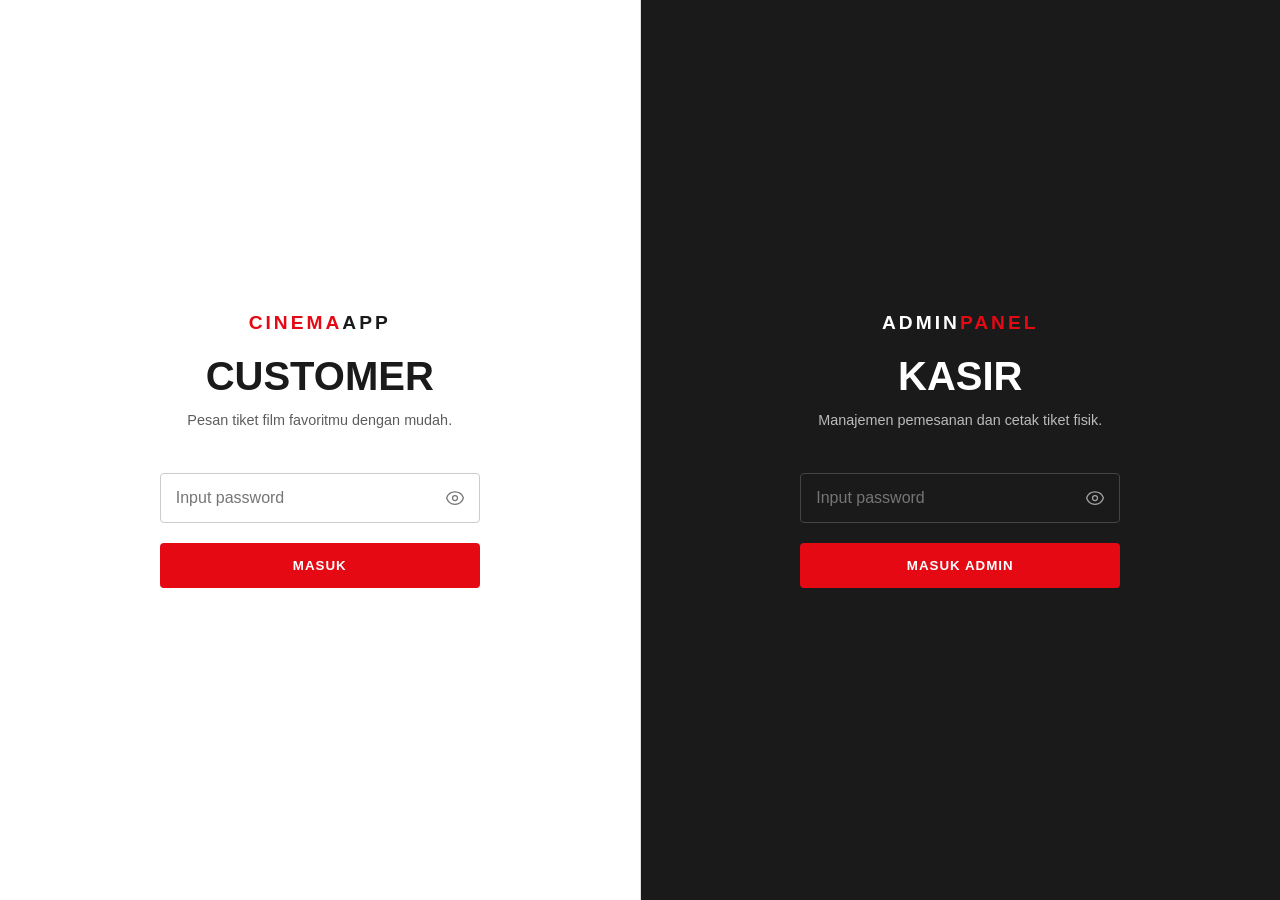
<file: index.html>
<!DOCTYPE html>
<html lang="id">
<head>
    <meta charset="UTF-8">
    <meta name="viewport" content="width=device-width, initial-scale=1.0">
    <title>Cinema Login | Salim Cinema</title>
    <link rel="stylesheet" href="style.css">
</head>
<body>

    <div class="container">
        <div class="split left">
            <div class="content">
                <div class="logo">
                    <span class="red-text">CINEMA</span><span>APP</span>
                </div>
                <h1>Customer</h1>
                <p>Pesan tiket film favoritmu dengan mudah.</p>
                
                <div class="login-box">
                    <div class="password-container">
                        <input type="password" id="customerPass" placeholder="Input password">
                        <svg class="eye-icon" id="eyeOpenCustomer" onclick="togglePass('customerPass', 'eyeOpenCustomer', 'eyeCloseCustomer')" xmlns="http://www.w3.org/2000/svg" fill="none" viewBox="0 0 24 24" stroke-width="1.5" stroke="currentColor">
                          <path stroke-linecap="round" stroke-linejoin="round" d="M2.036 12.322a1.012 1.012 0 0 1 0-.639C3.423 7.51 7.36 4.5 12 4.5c4.638 0 8.573 3.007 9.963 7.178.07.207.07.431 0 .639C20.577 16.49 16.64 19.5 12 19.5c-4.638 0-8.573-3.007-9.963-7.178Z" />
                          <path stroke-linecap="round" stroke-linejoin="round" d="M15 12a3 3 0 1 1-6 0 3 3 0 0 1 6 0Z" />
                        </svg>
                        <svg class="eye-icon hidden" id="eyeCloseCustomer" onclick="togglePass('customerPass', 'eyeOpenCustomer', 'eyeCloseCustomer')" xmlns="http://www.w3.org/2000/svg" fill="none" viewBox="0 0 24 24" stroke-width="1.5" stroke="currentColor">
                          <path stroke-linecap="round" stroke-linejoin="round" d="M3.98 8.223A10.477 10.477 0 0 0 1.934 12C3.226 16.338 7.244 19.5 12 19.5c.993 0 1.953-.138 2.863-.395M21.066 12A10.476 10.476 0 0 1 12.113 18.047M17.61 17.61L18.783 18.783M12 12a3 3 0 1 0-3-3M19.345 19.345c2.146-2.146 3.425-5.111 3.425-8.345 0-1.127-.16-2.222-.457-3.268M9.919 9.919L3 3" />
                        </svg>
                    </div>
                    <button onclick="login('customer')">MASUK</button>
                </div>
            </div>
        </div>

        <div class="split right">
            <div class="content">
                <div class="logo">
                    <span>ADMIN</span><span class="red-text">PANEL</span>
                </div>
                <h1>Kasir</h1>
                <p>Manajemen pemesanan dan cetak tiket fisik.</p>
                
                <div class="login-box">
                    <div class="password-container">
                        <input type="password" id="kasirPass" placeholder="Input password">
                        <svg class="eye-icon" id="eyeOpenKasir" onclick="togglePass('kasirPass', 'eyeOpenKasir', 'eyeCloseKasir')" xmlns="http://www.w3.org/2000/svg" fill="none" viewBox="0 0 24 24" stroke-width="1.5" stroke="currentColor">
                          <path stroke-linecap="round" stroke-linejoin="round" d="M2.036 12.322a1.012 1.012 0 0 1 0-.639C3.423 7.51 7.36 4.5 12 4.5c4.638 0 8.573 3.007 9.963 7.178.07.207.07.431 0 .639C20.577 16.49 16.64 19.5 12 19.5c-4.638 0-8.573-3.007-9.963-7.178Z" />
                          <path stroke-linecap="round" stroke-linejoin="round" d="M15 12a3 3 0 1 1-6 0 3 3 0 0 1 6 0Z" />
                        </svg>
                        <svg class="eye-icon hidden" id="eyeCloseKasir" onclick="togglePass('kasirPass', 'eyeOpenKasir', 'eyeCloseKasir')" xmlns="http://www.w3.org/2000/svg" fill="none" viewBox="0 0 24 24" stroke-width="1.5" stroke="currentColor">
                          <path stroke-linecap="round" stroke-linejoin="round" d="M3.98 8.223A10.477 10.477 0 0 0 1.934 12C3.226 16.338 7.244 19.5 12 19.5c.993 0 1.953-.138 2.863-.395M21.066 12A10.476 10.476 0 0 1 12.113 18.047M17.61 17.61L18.783 18.783M12 12a3 3 0 1 0-3-3M19.345 19.345c2.146-2.146 3.425-5.111 3.425-8.345 0-1.127-.16-2.222-.457-3.268M9.919 9.919L3 3" />
                        </svg>
                    </div>
                    <button onclick="login('kasir')">MASUK ADMIN</button>
                </div>
            </div>
        </div>
    </div>

    <script src="script.js"></script>
</body>
</html>
</file>
<file: style.css>
* {
    box-sizing: border-box;
    margin: 0;
    padding: 0;
    font-family: 'Segoe UI', Roboto, Helvetica, Arial, sans-serif;
}

body {
    background-color: #ffffff;
    overflow: hidden;
}

.container {
    display: flex;
    height: 100vh;
    width: 100%;
}

.split {
    flex: 1;
    display: flex;
    align-items: center;
    justify-content: center;
    text-align: center;
    transition: all 0.6s cubic-bezier(0.4, 0, 0.2, 1);
}

.left {
    background-color: #ffffff;
    color: #1a1a1a;
    border-right: 1px solid #ddd;
}

.right {
    background-color: #1a1a1a;
    color: #ffffff;
}

.content {
    width: 80%;
    max-width: 400px;
    padding: 40px;
}

.logo {
    font-weight: 800;
    font-size: 1.2rem;
    margin-bottom: 20px;
    letter-spacing: 3px;
}

.red-text {
    color: #e50914;
}

h1 {
    font-size: 2.5rem;
    margin-bottom: 10px;
    text-transform: uppercase;
}

p {
    margin-bottom: 40px;
    line-height: 1.6;
    font-size: 0.9rem;
    opacity: 0.7;
}

.login-box {
    display: flex;
    flex-direction: column;
    gap: 20px;
}

.password-container {
    position: relative;
    width: 100%;
}

input[type="password"], 
input[type="text"] {
    width: 100%;
    padding: 15px;
    padding-right: 45px;
    border: 1px solid #ccc;
    border-radius: 4px;
    background: transparent;
    color: inherit;
    font-size: 1rem;
    outline: none;
    transition: border 0.3s;
}

.right input {
    border-color: #444;
}

input:focus {
    border-color: #e50914;
}

.eye-icon {
    position: absolute;
    right: 15px;
    top: 50%;
    transform: translateY(-50%);
    width: 20px;
    height: 20px;
    cursor: pointer;
    opacity: 0.6;
    transition: opacity 0.3s;
}

.right .eye-icon {
    color: #ffffff;
}

.left .eye-icon {
    color: #1a1a1a;
}

.eye-icon:hover {
    opacity: 1;
}

.hidden {
    display: none;
}

button {
    padding: 15px;
    background-color: #e50914;
    color: white;
    border: none;
    border-radius: 4px;
    cursor: pointer;
    font-weight: bold;
    letter-spacing: 1px;
    transition: transform 0.2s, background 0.3s;
}

button:hover {
    background-color: #b20710;
    transform: translateY(-2px);
}

button:active {
    transform: translateY(0);
}

.left:hover {
    flex: 1.3;
    background-color: #f9f9f9;
}

.right:hover {
    flex: 1.3;
    background-color: #111;
}

@media (max-width: 768px) {
    .container {
        flex-direction: column;
    }
    .split:hover {
        flex: 1;
    }
}
</file>
